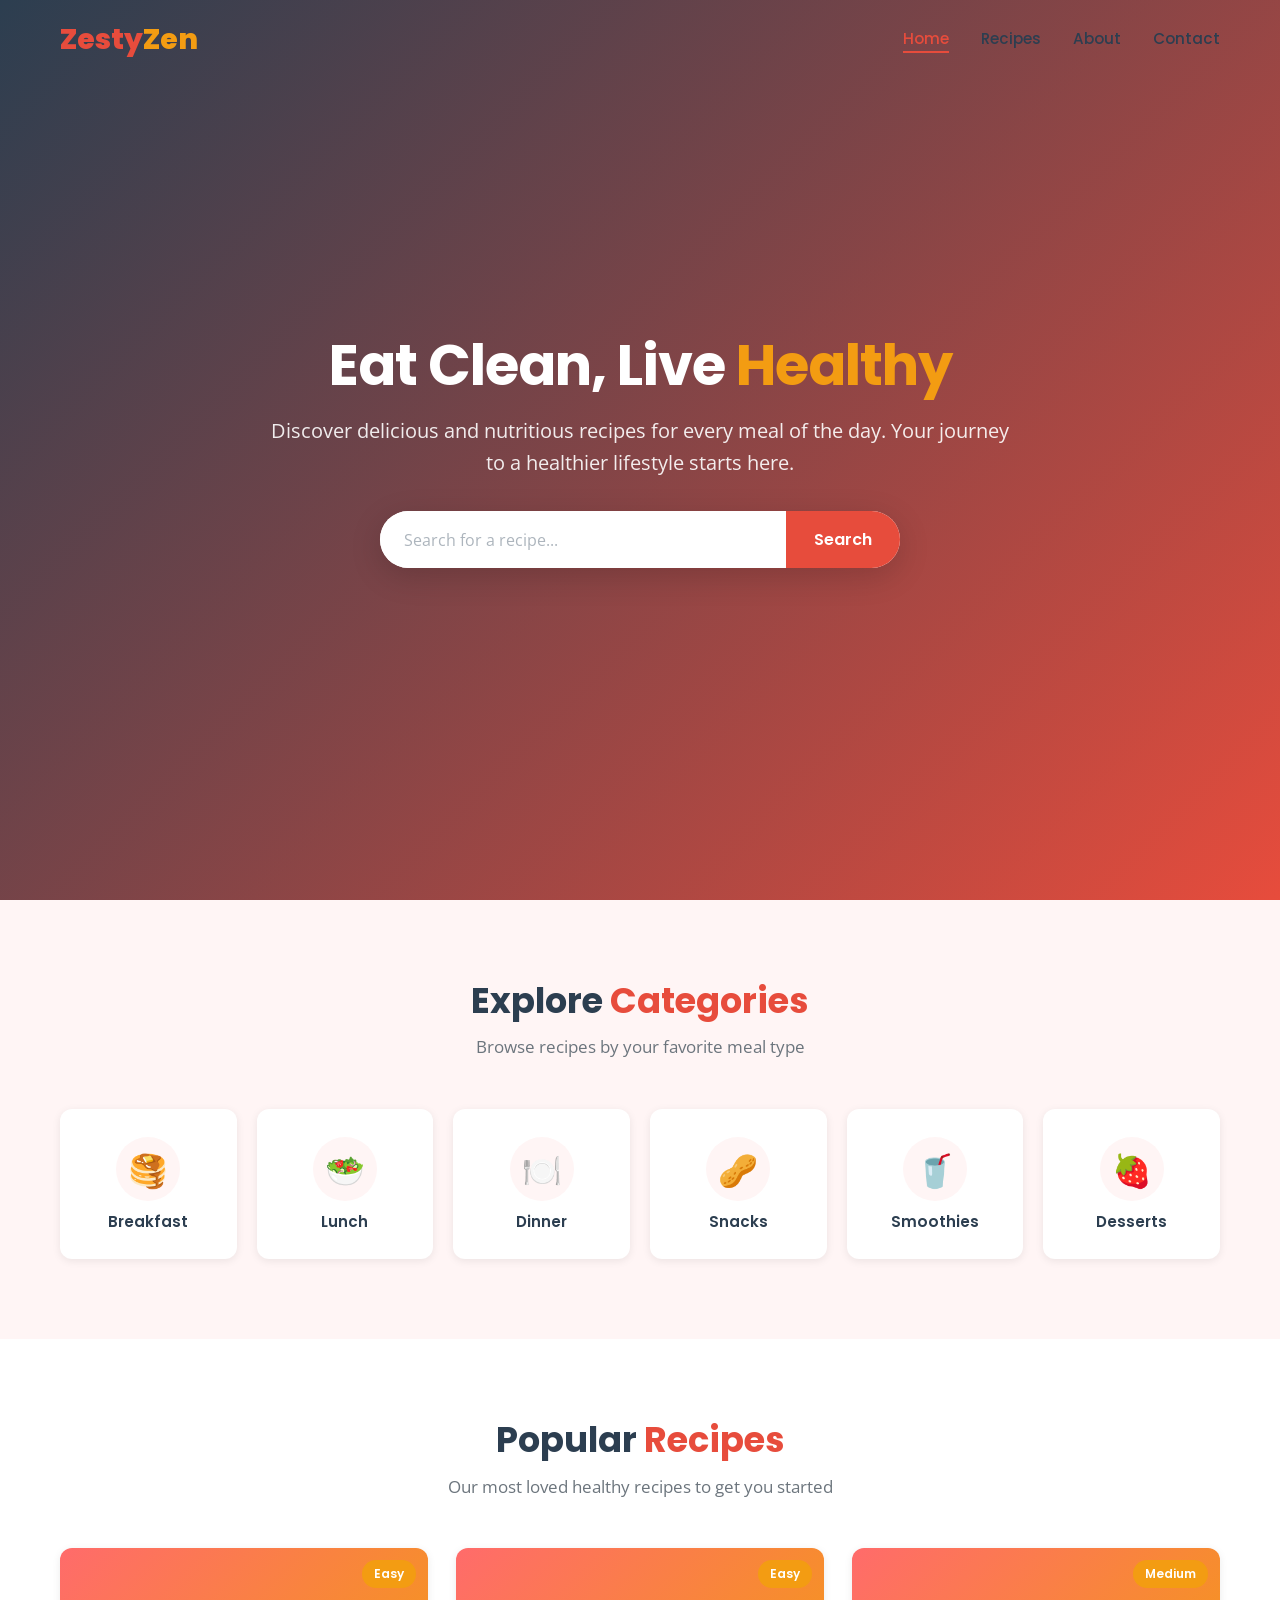
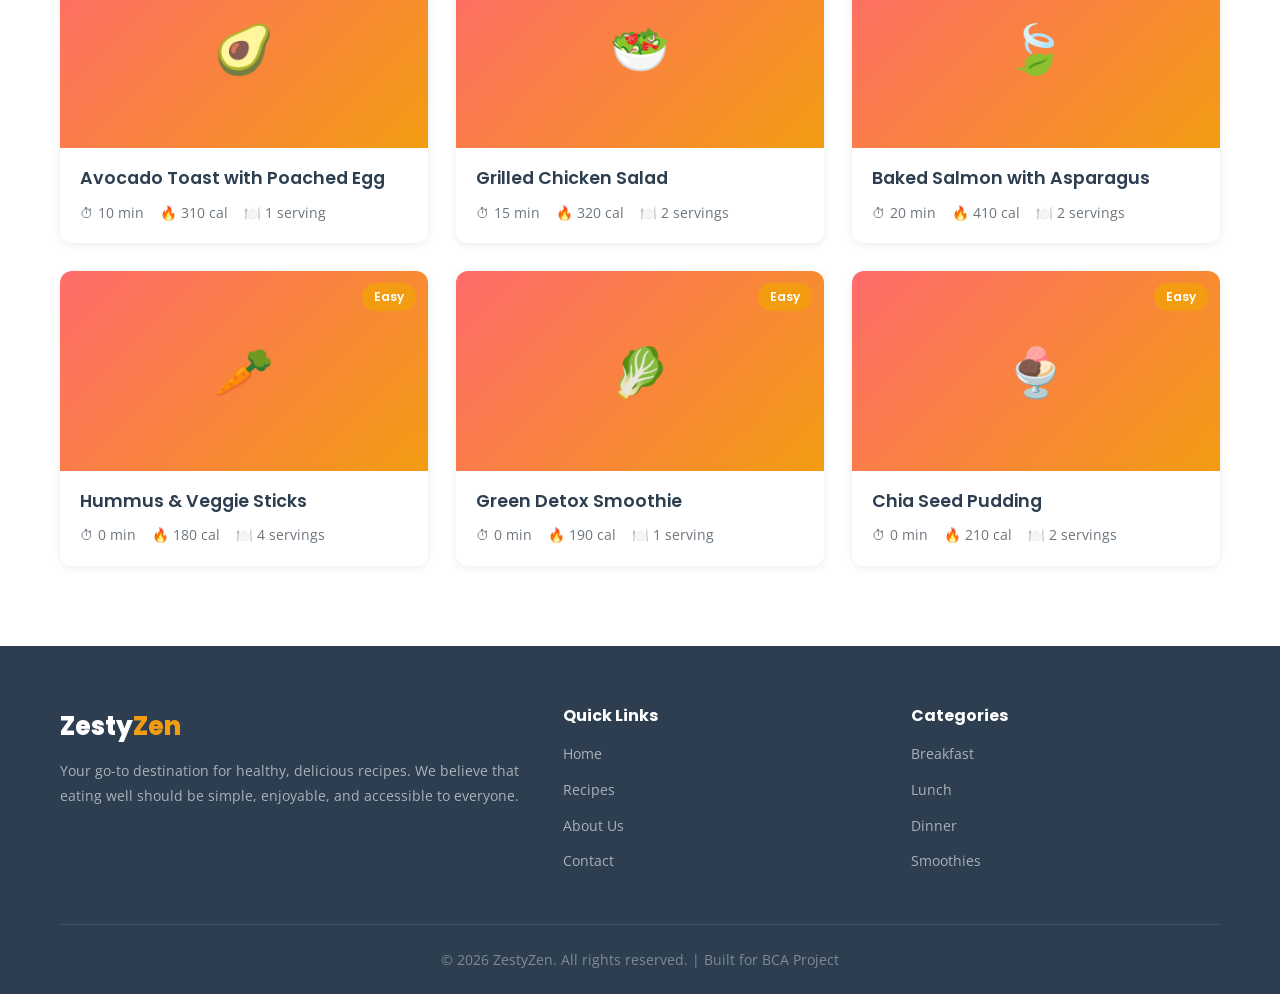
<file: index.html>
<!DOCTYPE html>
<html lang="en">

<head>
    <meta charset="UTF-8">
    <meta name="viewport" content="width=device-width, initial-scale=1.0">
    <title>ZestyZen — Eat Clean, Live Healthy</title>
    <link rel="stylesheet" href="css/style.css">
</head>

<body>

    <!-- Navbar -->
    <nav class="navbar">
        <div class="container">
            <a href="index.html" class="logo">Zesty<span>Zen</span></a>
            <ul class="nav-links">
                <li><a href="index.html">Home</a></li>
                <li><a href="recipes.html">Recipes</a></li>
                <li><a href="about.html">About</a></li>
                <li><a href="contact.html">Contact</a></li>
            </ul>
            <div class="hamburger">
                <span></span>
                <span></span>
                <span></span>
            </div>
        </div>
    </nav>

    <!-- Hero Section -->
    <section class="hero">
        <div class="hero-overlay"></div>
        <div class="hero-content">
            <h1>Eat Clean, Live <span>Healthy</span></h1>
            <p>Discover delicious and nutritious recipes for every meal of the day. Your journey to a healthier
                lifestyle starts here.</p>
            <form class="hero-search" onsubmit="searchRecipes(event)">
                <input type="text" id="heroSearch" placeholder="Search for a recipe...">
                <button type="submit">Search</button>
            </form>
        </div>
    </section>

    <!-- Categories Section -->
    <section class="section">
        <div class="container">
            <h2 class="section-title">Explore <span>Categories</span></h2>
            <p class="section-subtitle">Browse recipes by your favorite meal type</p>
            <div class="categories-grid">
                <a href="recipes.html?category=breakfast" class="category-card">
                    <div class="category-icon"><span>🥞</span></div>
                    <h3>Breakfast</h3>
                </a>
                <a href="recipes.html?category=lunch" class="category-card">
                    <div class="category-icon"><span>🥗</span></div>
                    <h3>Lunch</h3>
                </a>
                <a href="recipes.html?category=dinner" class="category-card">
                    <div class="category-icon"><span>🍽️</span></div>
                    <h3>Dinner</h3>
                </a>
                <a href="recipes.html?category=snacks" class="category-card">
                    <div class="category-icon"><span>🥜</span></div>
                    <h3>Snacks</h3>
                </a>
                <a href="recipes.html?category=smoothies" class="category-card">
                    <div class="category-icon"><span>🥤</span></div>
                    <h3>Smoothies</h3>
                </a>
                <a href="recipes.html?category=desserts" class="category-card">
                    <div class="category-icon"><span>🍓</span></div>
                    <h3>Desserts</h3>
                </a>
            </div>
        </div>
    </section>

    <!-- Featured Recipes Section -->
    <section class="section" style="background: var(--white);">
        <div class="container">
            <h2 class="section-title">Popular <span>Recipes</span></h2>
            <p class="section-subtitle">Our most loved healthy recipes to get you started</p>
            <div class="recipes-grid" id="featuredRecipes"></div>
        </div>
    </section>

    <!-- Footer -->
    <footer class="footer">
        <div class="container">
            <div class="footer-grid">
                <div>
                    <div class="logo">Zesty<span>Zen</span></div>
                    <p class="footer-desc">Your go-to destination for healthy, delicious recipes. We believe that eating
                        well should be simple, enjoyable, and accessible to everyone.</p>
                </div>
                <div>
                    <h4>Quick Links</h4>
                    <ul class="footer-links">
                        <li><a href="index.html">Home</a></li>
                        <li><a href="recipes.html">Recipes</a></li>
                        <li><a href="about.html">About Us</a></li>
                        <li><a href="contact.html">Contact</a></li>
                    </ul>
                </div>
                <div>
                    <h4>Categories</h4>
                    <ul class="footer-links">
                        <li><a href="recipes.html?category=breakfast">Breakfast</a></li>
                        <li><a href="recipes.html?category=lunch">Lunch</a></li>
                        <li><a href="recipes.html?category=dinner">Dinner</a></li>
                        <li><a href="recipes.html?category=smoothies">Smoothies</a></li>
                    </ul>
                </div>
            </div>
            <div class="footer-bottom">
                <p>&copy; 2026 ZestyZen. All rights reserved. | Built for BCA Project</p>
            </div>
        </div>
    </footer>

    <script src="data/recipes.js"></script>
    <script src="js/main.js"></script>
    <script>
        // Hero search redirect
        function searchRecipes(e) {
            e.preventDefault();
            const query = document.getElementById('heroSearch').value.trim();
            if (query) {
                window.location.href = `recipes.html?search=${encodeURIComponent(query)}`;
            }
        }

        // Load featured recipes (pick 6 from different categories)
        const featured = [];
        const categories = ['breakfast', 'lunch', 'dinner', 'snacks', 'smoothies', 'desserts'];
        categories.forEach(cat => {
            const recipe = recipesData.find(r => r.category === cat);
            if (recipe) featured.push(recipe);
        });

        const grid = document.getElementById('featuredRecipes');
        featured.forEach(recipe => {
            grid.appendChild(createRecipeCard(recipe));
        });
    </script>

</body>

</html>
</file>
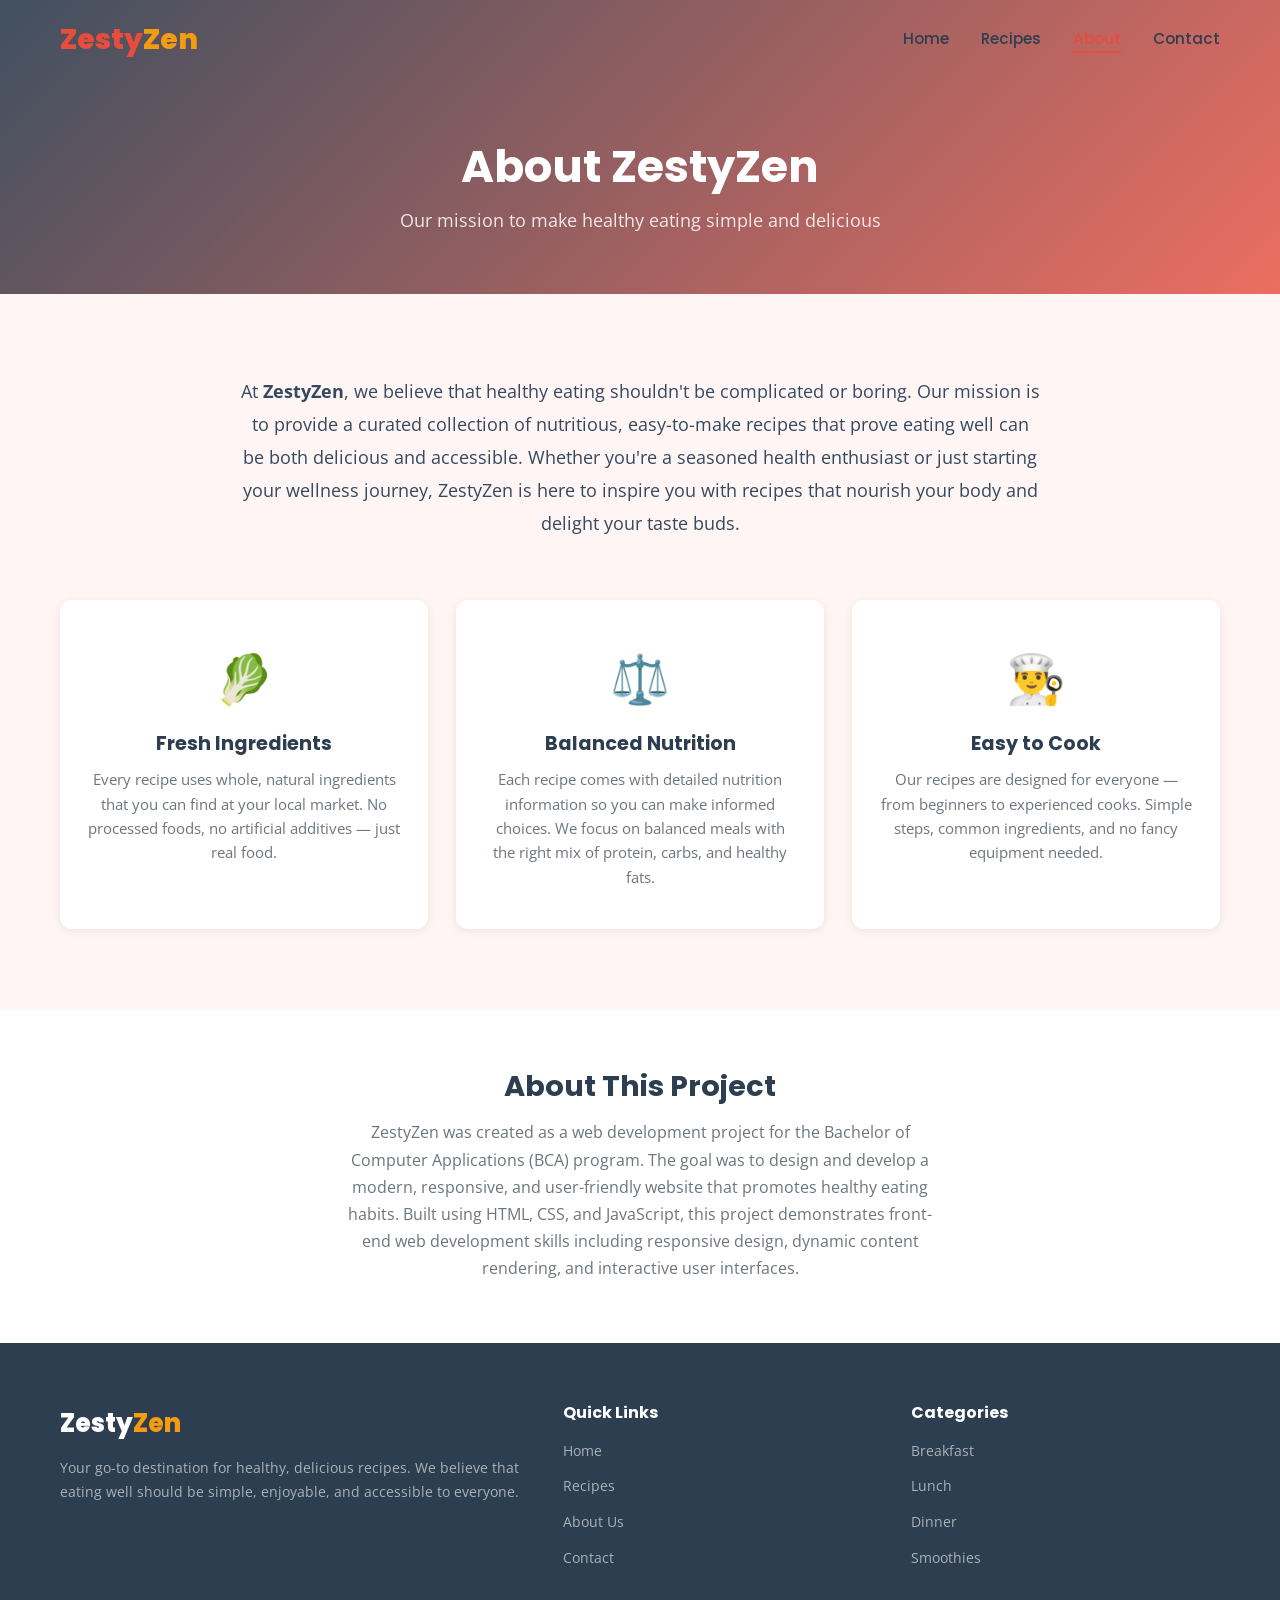
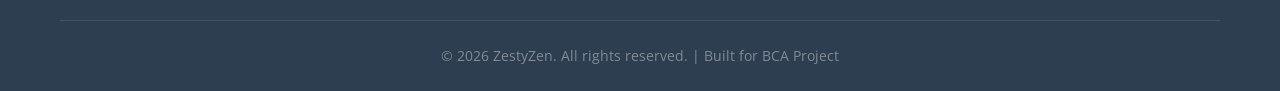
<file: about.html>
<!DOCTYPE html>
<html lang="en">

<head>
    <meta charset="UTF-8">
    <meta name="viewport" content="width=device-width, initial-scale=1.0">
    <title>About — ZestyZen</title>
    <link rel="stylesheet" href="css/style.css">
</head>

<body>

    <!-- Navbar -->
    <nav class="navbar scrolled">
        <div class="container">
            <a href="index.html" class="logo">Zesty<span>Zen</span></a>
            <ul class="nav-links">
                <li><a href="index.html">Home</a></li>
                <li><a href="recipes.html">Recipes</a></li>
                <li><a href="about.html">About</a></li>
                <li><a href="contact.html">Contact</a></li>
            </ul>
            <div class="hamburger">
                <span></span>
                <span></span>
                <span></span>
            </div>
        </div>
    </nav>

    <!-- Page Header -->
    <section class="page-header">
        <div class="container">
            <h1>About ZestyZen</h1>
            <p>Our mission to make healthy eating simple and delicious</p>
        </div>
    </section>

    <!-- Mission Section -->
    <section class="mission-section">
        <div class="container">
            <p class="mission-text">
                At <strong>ZestyZen</strong>, we believe that healthy eating shouldn't be complicated or boring. Our
                mission is to provide a curated collection of nutritious, easy-to-make recipes that prove eating well
                can be both delicious and accessible. Whether you're a seasoned health enthusiast or just starting your
                wellness journey, ZestyZen is here to inspire you with recipes that nourish your body and delight your
                taste buds.
            </p>

            <div class="values-grid">
                <div class="value-card">
                    <div class="icon">🥬</div>
                    <h3>Fresh Ingredients</h3>
                    <p>Every recipe uses whole, natural ingredients that you can find at your local market. No processed
                        foods, no artificial additives — just real food.</p>
                </div>
                <div class="value-card">
                    <div class="icon">⚖️</div>
                    <h3>Balanced Nutrition</h3>
                    <p>Each recipe comes with detailed nutrition information so you can make informed choices. We focus
                        on balanced meals with the right mix of protein, carbs, and healthy fats.</p>
                </div>
                <div class="value-card">
                    <div class="icon">👨‍🍳</div>
                    <h3>Easy to Cook</h3>
                    <p>Our recipes are designed for everyone — from beginners to experienced cooks. Simple steps, common
                        ingredients, and no fancy equipment needed.</p>
                </div>
            </div>
        </div>
    </section>

    <!-- Creator Section -->
    <section class="creator-section">
        <div class="container">
            <h2>About This Project</h2>
            <p>ZestyZen was created as a web development project for the Bachelor of Computer Applications (BCA)
                program. The goal was to design and develop a modern, responsive, and user-friendly website that
                promotes healthy eating habits. Built using HTML, CSS, and JavaScript, this project demonstrates
                front-end web development skills including responsive design, dynamic content rendering, and interactive
                user interfaces.</p>
        </div>
    </section>

    <!-- Footer -->
    <footer class="footer">
        <div class="container">
            <div class="footer-grid">
                <div>
                    <div class="logo">Zesty<span>Zen</span></div>
                    <p class="footer-desc">Your go-to destination for healthy, delicious recipes. We believe that eating
                        well should be simple, enjoyable, and accessible to everyone.</p>
                </div>
                <div>
                    <h4>Quick Links</h4>
                    <ul class="footer-links">
                        <li><a href="index.html">Home</a></li>
                        <li><a href="recipes.html">Recipes</a></li>
                        <li><a href="about.html">About Us</a></li>
                        <li><a href="contact.html">Contact</a></li>
                    </ul>
                </div>
                <div>
                    <h4>Categories</h4>
                    <ul class="footer-links">
                        <li><a href="recipes.html?category=breakfast">Breakfast</a></li>
                        <li><a href="recipes.html?category=lunch">Lunch</a></li>
                        <li><a href="recipes.html?category=dinner">Dinner</a></li>
                        <li><a href="recipes.html?category=smoothies">Smoothies</a></li>
                    </ul>
                </div>
            </div>
            <div class="footer-bottom">
                <p>&copy; 2026 ZestyZen. All rights reserved. | Built for BCA Project</p>
            </div>
        </div>
    </footer>

    <script src="js/main.js"></script>

</body>

</html>
</file>
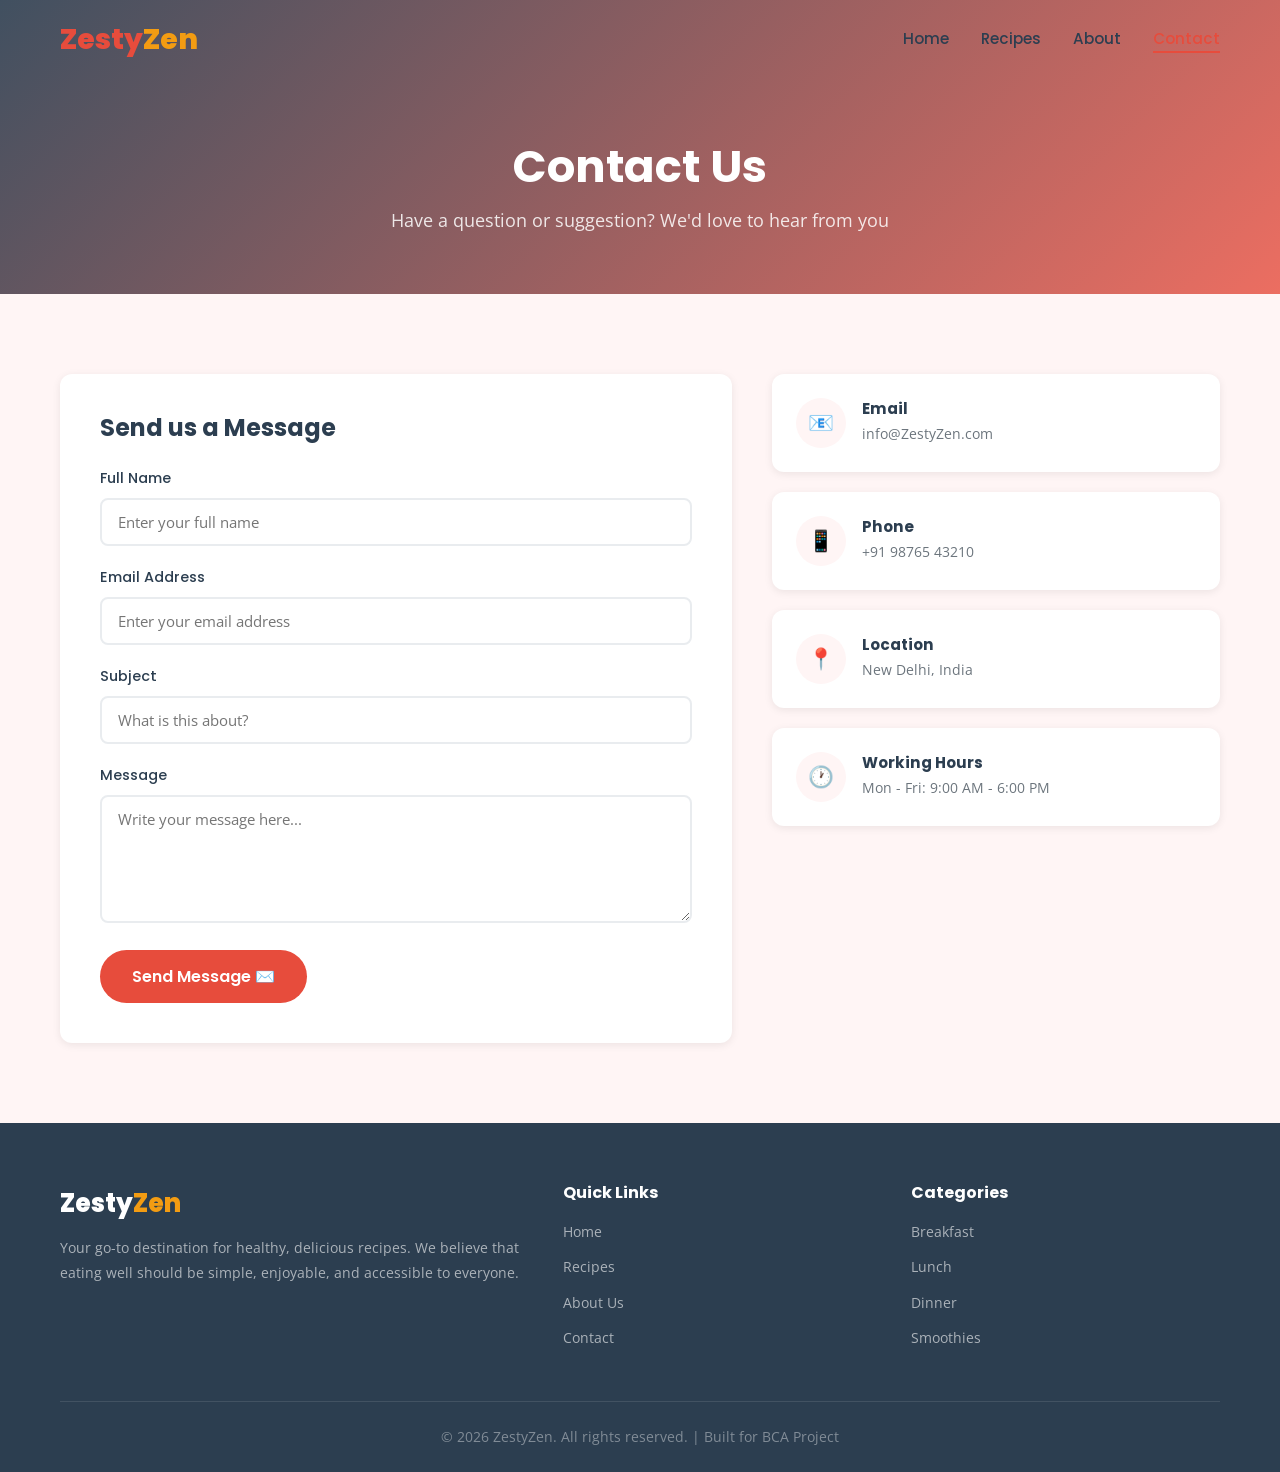
<file: contact.html>
<!DOCTYPE html>
<html lang="en">

<head>
    <meta charset="UTF-8">
    <meta name="viewport" content="width=device-width, initial-scale=1.0">
    <title>Contact — ZestyZen</title>
    <link rel="stylesheet" href="css/style.css">
</head>

<body>

    <!-- Navbar -->
    <nav class="navbar scrolled">
        <div class="container">
            <a href="index.html" class="logo">Zesty<span>Zen</span></a>
            <ul class="nav-links">
                <li><a href="index.html">Home</a></li>
                <li><a href="recipes.html">Recipes</a></li>
                <li><a href="about.html">About</a></li>
                <li><a href="contact.html">Contact</a></li>
            </ul>
            <div class="hamburger">
                <span></span>
                <span></span>
                <span></span>
            </div>
        </div>
    </nav>

    <!-- Page Header -->
    <section class="page-header">
        <div class="container">
            <h1>Contact Us</h1>
            <p>Have a question or suggestion? We'd love to hear from you</p>
        </div>
    </section>

    <!-- Contact Section -->
    <section class="section">
        <div class="container">
            <div class="contact-grid">
                <!-- Contact Form -->
                <div class="contact-form-card" id="formCard">
                    <h2>Send us a Message</h2>
                    <form id="contactForm" onsubmit="handleSubmit(event)">
                        <div class="form-group" id="nameGroup">
                            <label for="name">Full Name</label>
                            <input type="text" id="name" placeholder="Enter your full name">
                            <span class="error-msg">Please enter your name</span>
                        </div>
                        <div class="form-group" id="emailGroup">
                            <label for="email">Email Address</label>
                            <input type="text" id="email" placeholder="Enter your email address">
                            <span class="error-msg">Please enter a valid email address</span>
                        </div>
                        <div class="form-group" id="subjectGroup">
                            <label for="subject">Subject</label>
                            <input type="text" id="subject" placeholder="What is this about?">
                            <span class="error-msg">Please enter a subject</span>
                        </div>
                        <div class="form-group" id="messageGroup">
                            <label for="message">Message</label>
                            <textarea id="message" rows="5" placeholder="Write your message here..."></textarea>
                            <span class="error-msg">Please enter your message</span>
                        </div>
                        <button type="submit" class="btn">Send Message ✉️</button>
                    </form>

                    <!-- Success Message -->
                    <div class="success-message" id="successMessage">
                        <div class="icon">✅</div>
                        <h3>Message Sent Successfully!</h3>
                        <p>Thank you for reaching out. We'll get back to you soon.</p>
                        <button class="btn" style="margin-top: 20px;" onclick="resetForm()">Send Another
                            Message</button>
                    </div>
                </div>

                <!-- Contact Info -->
                <div class="contact-info-cards">
                    <div class="contact-info-card">
                        <div class="icon">📧</div>
                        <div>
                            <h4>Email</h4>
                            <p>info@ZestyZen.com</p>
                        </div>
                    </div>
                    <div class="contact-info-card">
                        <div class="icon">📱</div>
                        <div>
                            <h4>Phone</h4>
                            <p>+91 98765 43210</p>
                        </div>
                    </div>
                    <div class="contact-info-card">
                        <div class="icon">📍</div>
                        <div>
                            <h4>Location</h4>
                            <p>New Delhi, India</p>
                        </div>
                    </div>
                    <div class="contact-info-card">
                        <div class="icon">🕐</div>
                        <div>
                            <h4>Working Hours</h4>
                            <p>Mon - Fri: 9:00 AM - 6:00 PM</p>
                        </div>
                    </div>
                </div>
            </div>
        </div>
    </section>

    <!-- Footer -->
    <footer class="footer">
        <div class="container">
            <div class="footer-grid">
                <div>
                    <div class="logo">Zesty<span>Zen</span></div>
                    <p class="footer-desc">Your go-to destination for healthy, delicious recipes. We believe that eating
                        well should be simple, enjoyable, and accessible to everyone.</p>
                </div>
                <div>
                    <h4>Quick Links</h4>
                    <ul class="footer-links">
                        <li><a href="index.html">Home</a></li>
                        <li><a href="recipes.html">Recipes</a></li>
                        <li><a href="about.html">About Us</a></li>
                        <li><a href="contact.html">Contact</a></li>
                    </ul>
                </div>
                <div>
                    <h4>Categories</h4>
                    <ul class="footer-links">
                        <li><a href="recipes.html?category=breakfast">Breakfast</a></li>
                        <li><a href="recipes.html?category=lunch">Lunch</a></li>
                        <li><a href="recipes.html?category=dinner">Dinner</a></li>
                        <li><a href="recipes.html?category=smoothies">Smoothies</a></li>
                    </ul>
                </div>
            </div>
            <div class="footer-bottom">
                <p>&copy; 2026 ZestyZen. All rights reserved. | Built for BCA Project</p>
            </div>
        </div>
    </footer>

    <script src="js/main.js"></script>
    <script>
        // --- Contact Form Validation & Submit ---
        function handleSubmit(e) {
            e.preventDefault();
            let isValid = true;

            // Validate name
            const name = document.getElementById('name').value.trim();
            if (!name) {
                document.getElementById('nameGroup').classList.add('error');
                isValid = false;
            } else {
                document.getElementById('nameGroup').classList.remove('error');
            }

            // Validate email
            const email = document.getElementById('email').value.trim();
            const emailRegex = /^[^\s@]+@[^\s@]+\.[^\s@]+$/;
            if (!email || !emailRegex.test(email)) {
                document.getElementById('emailGroup').classList.add('error');
                isValid = false;
            } else {
                document.getElementById('emailGroup').classList.remove('error');
            }

            // Validate subject
            const subject = document.getElementById('subject').value.trim();
            if (!subject) {
                document.getElementById('subjectGroup').classList.add('error');
                isValid = false;
            } else {
                document.getElementById('subjectGroup').classList.remove('error');
            }

            // Validate message
            const message = document.getElementById('message').value.trim();
            if (!message) {
                document.getElementById('messageGroup').classList.add('error');
                isValid = false;
            } else {
                document.getElementById('messageGroup').classList.remove('error');
            }

            if (isValid) {
                // Show success message
                document.getElementById('contactForm').style.display = 'none';
                document.getElementById('successMessage').classList.add('show');
            }
        }

        function resetForm() {
            document.getElementById('contactForm').reset();
            document.getElementById('contactForm').style.display = 'block';
            document.getElementById('successMessage').classList.remove('show');
            document.querySelectorAll('.form-group').forEach(g => g.classList.remove('error'));
        }

        // Clear error on input
        document.querySelectorAll('.form-group input, .form-group textarea').forEach(input => {
            input.addEventListener('input', () => {
                input.closest('.form-group').classList.remove('error');
            });
        });
    </script>

</body>

</html>
</file>
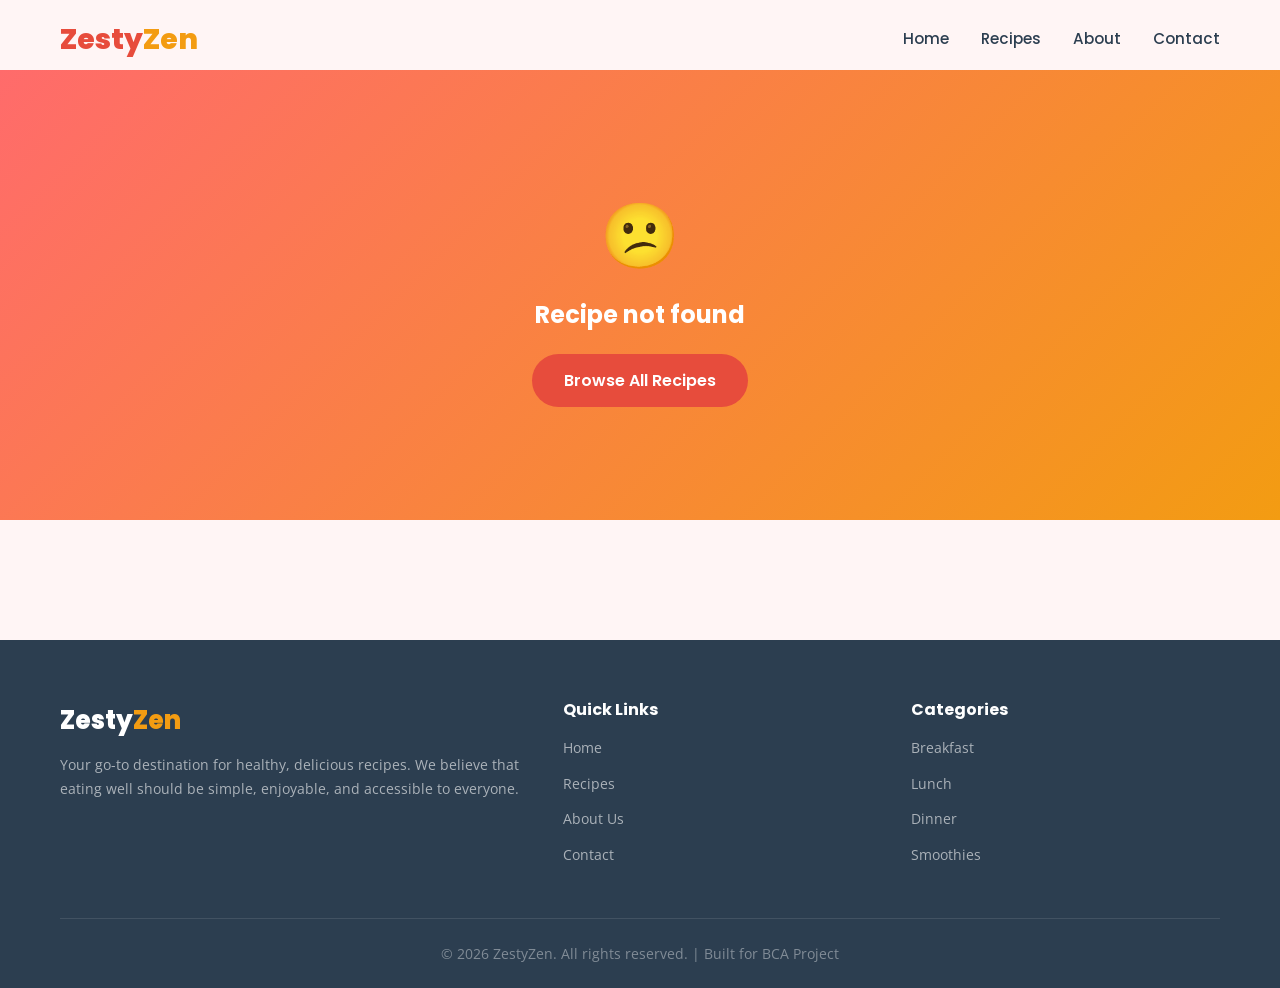
<file: recipe.html>
<!DOCTYPE html>
<html lang="en">

<head>
    <meta charset="UTF-8">
    <meta name="viewport" content="width=device-width, initial-scale=1.0">
    <title>Recipe — ZestyZen</title>
    <link rel="stylesheet" href="css/style.css">
</head>

<body>

    <!-- Navbar -->
    <nav class="navbar scrolled">
        <div class="container">
            <a href="index.html" class="logo">Zesty<span>Zen</span></a>
            <ul class="nav-links">
                <li><a href="index.html">Home</a></li>
                <li><a href="recipes.html">Recipes</a></li>
                <li><a href="about.html">About</a></li>
                <li><a href="contact.html">Contact</a></li>
            </ul>
            <div class="hamburger">
                <span></span>
                <span></span>
                <span></span>
            </div>
        </div>
    </nav>

    <!-- Recipe Detail Hero -->
    <div class="recipe-detail-hero" id="recipeHero">
        <!-- Filled by JS -->
    </div>

    <!-- Info Bar -->
    <div class="recipe-info-bar" id="recipeInfoBar">
        <!-- Filled by JS -->
    </div>

    <!-- Recipe Content -->
    <section class="recipe-content">
        <div class="container">
            <div class="recipe-columns" id="recipeColumns">
                <!-- Filled by JS -->
            </div>
        </div>
    </section>

    <!-- Nutrition Section -->
    <section class="nutrition-section" id="nutritionSection">
        <div class="container">
            <h2 class="section-title">Nutrition <span>Facts</span></h2>
            <p class="section-subtitle">Per serving</p>
            <div class="nutrition-grid" id="nutritionGrid">
                <!-- Filled by JS -->
            </div>
        </div>
    </section>

    <!-- Related Recipes -->
    <section class="related-section section" id="relatedSection">
        <div class="container">
            <h2 class="section-title">You Might <span>Also Like</span></h2>
            <p class="section-subtitle">More recipes from the same category</p>
            <div class="recipes-grid" id="relatedGrid"></div>
        </div>
    </section>

    <!-- Footer -->
    <footer class="footer">
        <div class="container">
            <div class="footer-grid">
                <div>
                    <div class="logo">Zesty<span>Zen</span></div>
                    <p class="footer-desc">Your go-to destination for healthy, delicious recipes. We believe that eating
                        well should be simple, enjoyable, and accessible to everyone.</p>
                </div>
                <div>
                    <h4>Quick Links</h4>
                    <ul class="footer-links">
                        <li><a href="index.html">Home</a></li>
                        <li><a href="recipes.html">Recipes</a></li>
                        <li><a href="about.html">About Us</a></li>
                        <li><a href="contact.html">Contact</a></li>
                    </ul>
                </div>
                <div>
                    <h4>Categories</h4>
                    <ul class="footer-links">
                        <li><a href="recipes.html?category=breakfast">Breakfast</a></li>
                        <li><a href="recipes.html?category=lunch">Lunch</a></li>
                        <li><a href="recipes.html?category=dinner">Dinner</a></li>
                        <li><a href="recipes.html?category=smoothies">Smoothies</a></li>
                    </ul>
                </div>
            </div>
            <div class="footer-bottom">
                <p>&copy; 2026 ZestyZen. All rights reserved. | Built for BCA Project</p>
            </div>
        </div>
    </footer>

    <script src="data/recipes.js"></script>
    <script src="js/main.js"></script>
    <script src="js/recipe-detail.js"></script>

</body>

</html>
</file>
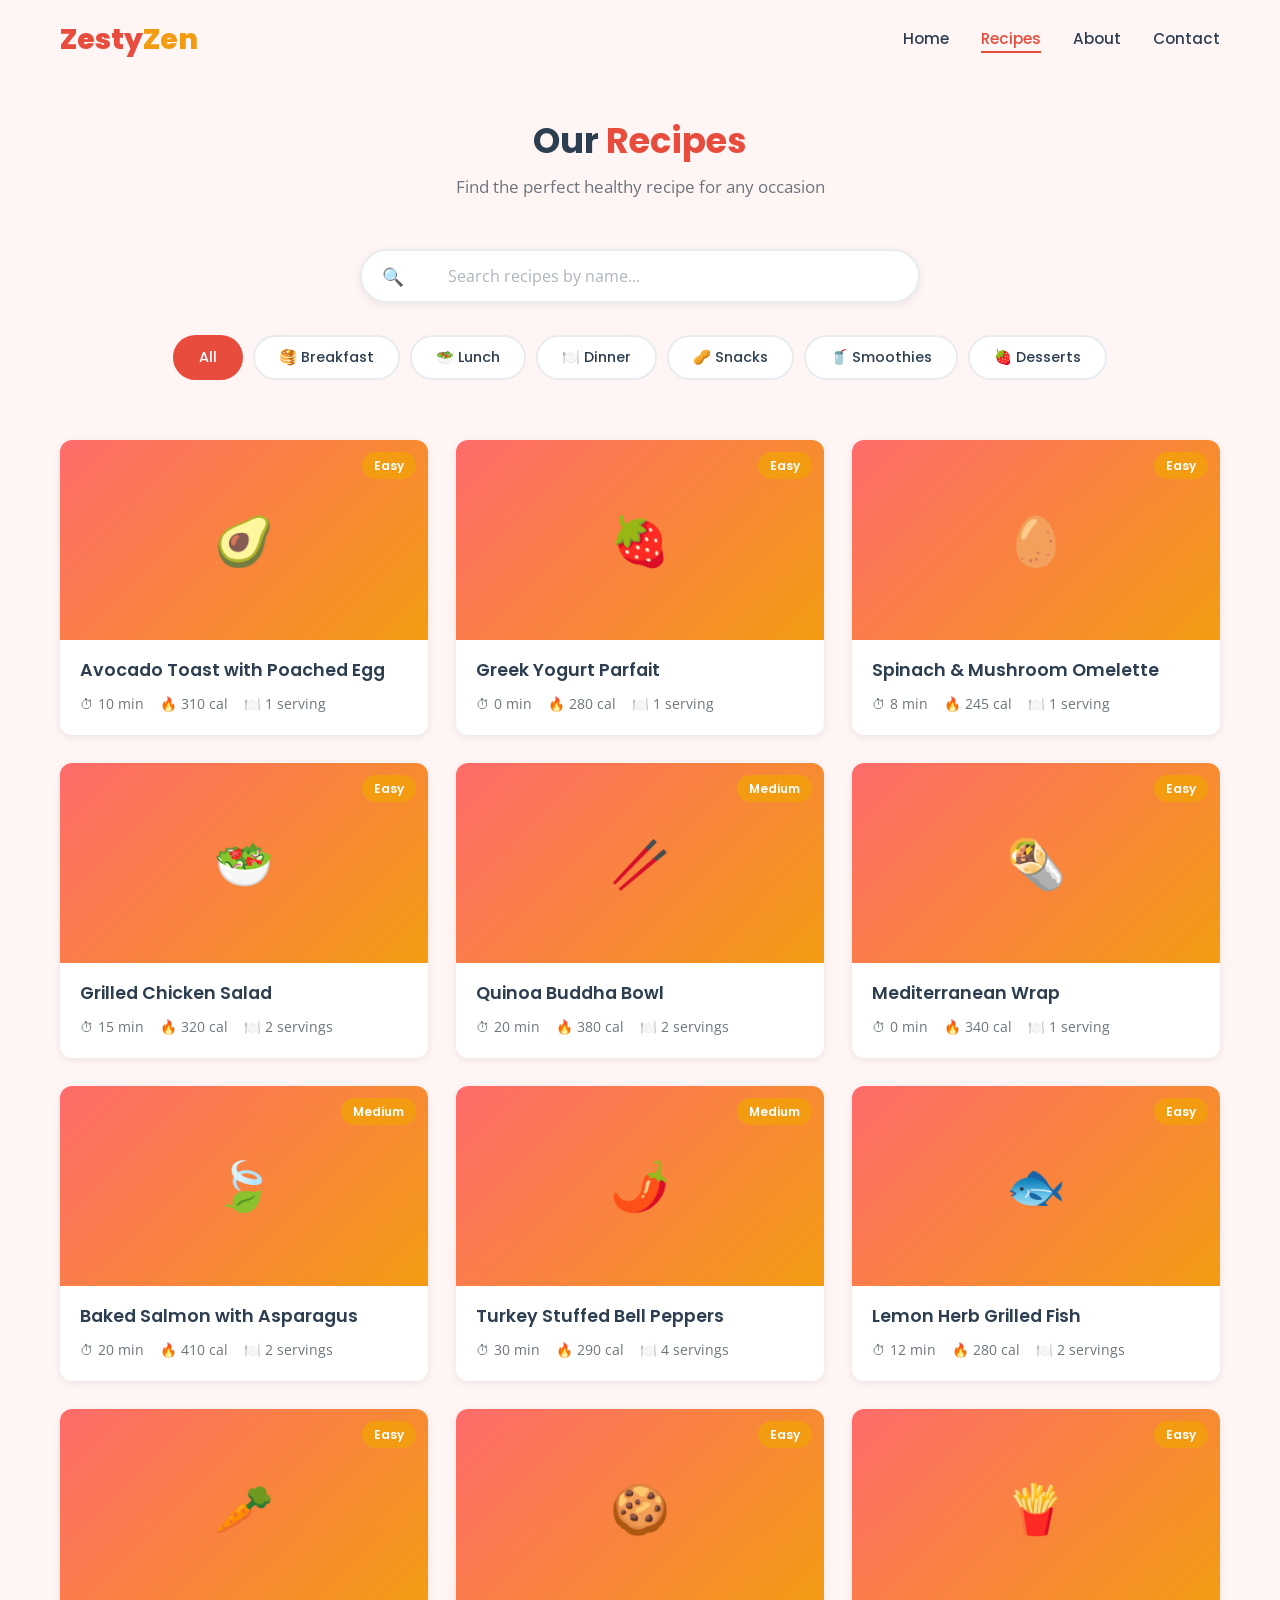
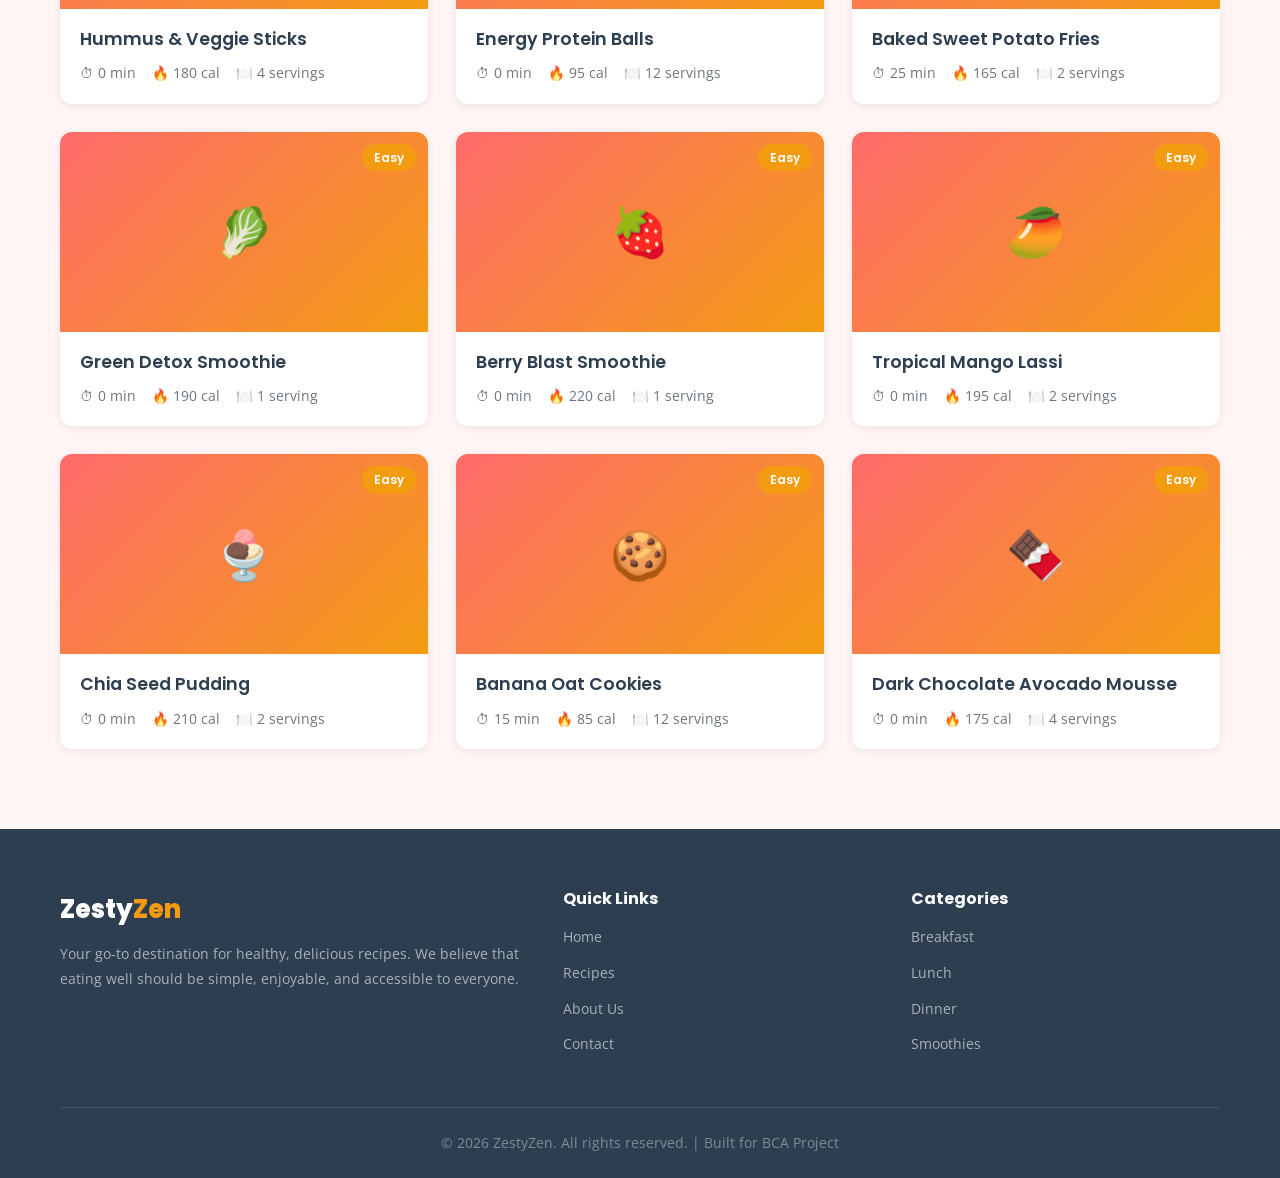
<file: recipes.html>
<!DOCTYPE html>
<html lang="en">

<head>
    <meta charset="UTF-8">
    <meta name="viewport" content="width=device-width, initial-scale=1.0">
    <title>Recipes — ZestyZen</title>
    <link rel="stylesheet" href="css/style.css">
</head>

<body>

    <!-- Navbar -->
    <nav class="navbar scrolled">
        <div class="container">
            <a href="index.html" class="logo">Zesty<span>Zen</span></a>
            <ul class="nav-links">
                <li><a href="index.html">Home</a></li>
                <li><a href="recipes.html">Recipes</a></li>
                <li><a href="about.html">About</a></li>
                <li><a href="contact.html">Contact</a></li>
            </ul>
            <div class="hamburger">
                <span></span>
                <span></span>
                <span></span>
            </div>
        </div>
    </nav>

    <!-- Filters -->
    <section class="filters-section">
        <div class="container">
            <h2 class="section-title">Our <span>Recipes</span></h2>
            <p class="section-subtitle">Find the perfect healthy recipe for any occasion</p>

            <div class="search-bar">
                <span class="search-icon">🔍</span>
                <input type="text" id="searchInput" placeholder="Search recipes by name...">
            </div>

            <div class="filter-buttons" id="filterButtons">
                <button class="filter-btn active" data-category="all">All</button>
                <button class="filter-btn" data-category="breakfast">🥞 Breakfast</button>
                <button class="filter-btn" data-category="lunch">🥗 Lunch</button>
                <button class="filter-btn" data-category="dinner">🍽️ Dinner</button>
                <button class="filter-btn" data-category="snacks">🥜 Snacks</button>
                <button class="filter-btn" data-category="smoothies">🥤 Smoothies</button>
                <button class="filter-btn" data-category="desserts">🍓 Desserts</button>
            </div>
        </div>
    </section>

    <!-- Recipe Grid -->
    <section class="section" style="padding-top: 0;">
        <div class="container">
            <div class="recipes-grid" id="recipesGrid"></div>
            <div class="no-results" id="noResults" style="display: none;">
                <div class="icon">🔍</div>
                <h3>No recipes found</h3>
                <p>Try a different search term or category</p>
            </div>
        </div>
    </section>

    <!-- Footer -->
    <footer class="footer">
        <div class="container">
            <div class="footer-grid">
                <div>
                    <div class="logo">Zesty<span>Zen</span></div>
                    <p class="footer-desc">Your go-to destination for healthy, delicious recipes. We believe that eating
                        well should be simple, enjoyable, and accessible to everyone.</p>
                </div>
                <div>
                    <h4>Quick Links</h4>
                    <ul class="footer-links">
                        <li><a href="index.html">Home</a></li>
                        <li><a href="recipes.html">Recipes</a></li>
                        <li><a href="about.html">About Us</a></li>
                        <li><a href="contact.html">Contact</a></li>
                    </ul>
                </div>
                <div>
                    <h4>Categories</h4>
                    <ul class="footer-links">
                        <li><a href="recipes.html?category=breakfast">Breakfast</a></li>
                        <li><a href="recipes.html?category=lunch">Lunch</a></li>
                        <li><a href="recipes.html?category=dinner">Dinner</a></li>
                        <li><a href="recipes.html?category=smoothies">Smoothies</a></li>
                    </ul>
                </div>
            </div>
            <div class="footer-bottom">
                <p>&copy; 2026 ZestyZen. All rights reserved. | Built for BCA Project</p>
            </div>
        </div>
    </footer>

    <script src="data/recipes.js"></script>
    <script src="js/main.js"></script>
    <script src="js/recipes.js"></script>

</body>

</html>
</file>
<file: css/style.css>
/* ========================================
   NutriBite — Healthy Recipe Website
   Bold & Vibrant Theme
   ======================================== */

/* --- Google Fonts --- */
@import url('https://fonts.googleapis.com/css2?family=Poppins:wght@400;500;600;700;800&family=Open+Sans:wght@400;500;600&display=swap');

/* --- CSS Reset --- */
*,
*::before,
*::after {
    margin: 0;
    padding: 0;
    box-sizing: border-box;
}

/* --- Custom Properties --- */
:root {
    --primary: #e74c3c;
    --primary-dark: #c0392b;
    --secondary: #ff6b6b;
    --accent: #f39c12;
    --dark: #2c3e50;
    --dark-light: #34495e;
    --light-bg: #fff5f5;
    --white: #ffffff;
    --gray-100: #f8f9fa;
    --gray-200: #e9ecef;
    --gray-300: #dee2e6;
    --gray-400: #ced4da;
    --gray-500: #adb5bd;
    --gray-600: #6c757d;
    --shadow-sm: 0 2px 8px rgba(0, 0, 0, 0.08);
    --shadow-md: 0 4px 16px rgba(0, 0, 0, 0.12);
    --shadow-lg: 0 8px 32px rgba(0, 0, 0, 0.16);
    --radius-sm: 8px;
    --radius-md: 12px;
    --radius-lg: 20px;
    --radius-full: 50%;
    --transition: all 0.3s ease;
}

/* --- Base --- */
html {
    scroll-behavior: smooth;
}

body {
    font-family: 'Open Sans', sans-serif;
    color: var(--dark);
    background-color: var(--light-bg);
    line-height: 1.6;
    overflow-x: hidden;
}

h1, h2, h3, h4, h5, h6 {
    font-family: 'Poppins', sans-serif;
    font-weight: 700;
    line-height: 1.2;
}

a {
    text-decoration: none;
    color: inherit;
}

ul {
    list-style: none;
}

img {
    max-width: 100%;
    display: block;
}

.container {
    width: 100%;
    max-width: 1200px;
    margin: 0 auto;
    padding: 0 20px;
}

/* --- Navbar --- */
.navbar {
    position: fixed;
    top: 0;
    left: 0;
    width: 100%;
    z-index: 1000;
    padding: 16px 0;
    transition: var(--transition);
    background: transparent;
}

.navbar.scrolled {
    background: var(--white);
    box-shadow: var(--shadow-sm);
    padding: 12px 0;
}

.navbar .container {
    display: flex;
    justify-content: space-between;
    align-items: center;
}

.navbar .logo {
    font-family: 'Poppins', sans-serif;
    font-size: 1.8rem;
    font-weight: 800;
    color: var(--primary);
}

.navbar .logo span {
    color: var(--accent);
}

.nav-links {
    display: flex;
    gap: 32px;
    align-items: center;
}

.nav-links a {
    font-family: 'Poppins', sans-serif;
    font-weight: 500;
    font-size: 0.95rem;
    color: var(--dark);
    position: relative;
    transition: var(--transition);
}

.nav-links a:hover,
.nav-links a.active {
    color: var(--primary);
}

.nav-links a::after {
    content: '';
    position: absolute;
    bottom: -4px;
    left: 0;
    width: 0;
    height: 2px;
    background: var(--primary);
    transition: var(--transition);
}

.nav-links a:hover::after,
.nav-links a.active::after {
    width: 100%;
}

/* Hamburger */
.hamburger {
    display: none;
    flex-direction: column;
    gap: 5px;
    cursor: pointer;
    padding: 4px;
}

.hamburger span {
    width: 28px;
    height: 3px;
    background: var(--dark);
    border-radius: 2px;
    transition: var(--transition);
}

.hamburger.active span:nth-child(1) {
    transform: rotate(45deg) translate(5px, 6px);
}

.hamburger.active span:nth-child(2) {
    opacity: 0;
}

.hamburger.active span:nth-child(3) {
    transform: rotate(-45deg) translate(5px, -6px);
}

/* --- Hero Section --- */
.hero {
    position: relative;
    min-height: 100vh;
    display: flex;
    align-items: center;
    justify-content: center;
    text-align: center;
    background: linear-gradient(135deg, #2c3e50 0%, #e74c3c 100%);
    overflow: hidden;
}

.hero-bg {
    position: absolute;
    top: 0;
    left: 0;
    width: 100%;
    height: 100%;
    object-fit: cover;
    opacity: 0.3;
}

.hero-overlay {
    position: absolute;
    top: 0;
    left: 0;
    width: 100%;
    height: 100%;
    background: linear-gradient(135deg, rgba(44, 62, 80, 0.85) 0%, rgba(231, 76, 60, 0.75) 100%);
}

.hero-content {
    position: relative;
    z-index: 2;
    padding: 0 20px;
    max-width: 800px;
}

.hero h1 {
    font-size: 3.5rem;
    color: var(--white);
    margin-bottom: 16px;
    letter-spacing: -1px;
}

.hero h1 span {
    color: var(--accent);
}

.hero p {
    font-size: 1.25rem;
    color: rgba(255, 255, 255, 0.9);
    margin-bottom: 32px;
}

/* Hero Search Bar */
.hero-search {
    display: flex;
    max-width: 520px;
    margin: 0 auto;
    background: var(--white);
    border-radius: 50px;
    overflow: hidden;
    box-shadow: var(--shadow-lg);
}

.hero-search input {
    flex: 1;
    border: none;
    outline: none;
    padding: 16px 24px;
    font-size: 1rem;
    font-family: 'Open Sans', sans-serif;
    color: var(--dark);
}

.hero-search input::placeholder {
    color: var(--gray-500);
}

.hero-search button {
    background: var(--primary);
    color: var(--white);
    border: none;
    padding: 16px 28px;
    font-family: 'Poppins', sans-serif;
    font-weight: 600;
    font-size: 1rem;
    cursor: pointer;
    transition: var(--transition);
}

.hero-search button:hover {
    background: var(--primary-dark);
}

/* --- Section Styles --- */
.section {
    padding: 80px 0;
}

.section-title {
    text-align: center;
    font-size: 2.2rem;
    margin-bottom: 12px;
    color: var(--dark);
}

.section-title span {
    color: var(--primary);
}

.section-subtitle {
    text-align: center;
    color: var(--gray-600);
    font-size: 1.05rem;
    margin-bottom: 48px;
}

/* --- Category Cards --- */
.categories-grid {
    display: grid;
    grid-template-columns: repeat(6, 1fr);
    gap: 20px;
}

.category-card {
    display: flex;
    flex-direction: column;
    align-items: center;
    gap: 12px;
    padding: 28px 16px;
    background: var(--white);
    border-radius: var(--radius-md);
    box-shadow: var(--shadow-sm);
    cursor: pointer;
    transition: var(--transition);
    text-decoration: none;
}

.category-card:hover {
    transform: translateY(-6px);
    box-shadow: var(--shadow-md);
}

.category-icon {
    width: 64px;
    height: 64px;
    border-radius: var(--radius-full);
    background: var(--light-bg);
    display: flex;
    align-items: center;
    justify-content: center;
    font-size: 2rem;
    transition: var(--transition);
}

.category-card:hover .category-icon {
    background: var(--primary);
    transform: scale(1.1);
}

.category-card:hover .category-icon span {
    filter: brightness(0) invert(1);
}

.category-card h3 {
    font-size: 0.95rem;
    font-weight: 600;
    color: var(--dark);
}

/* --- Recipe Cards Grid --- */
.recipes-grid {
    display: grid;
    grid-template-columns: repeat(auto-fill, minmax(280px, 1fr));
    gap: 28px;
}

.recipe-card {
    background: var(--white);
    border-radius: var(--radius-md);
    overflow: hidden;
    box-shadow: var(--shadow-sm);
    cursor: pointer;
    transition: var(--transition);
}

.recipe-card:hover {
    transform: translateY(-8px);
    box-shadow: var(--shadow-lg);
}

.recipe-card-image {
    position: relative;
    height: 200px;
    overflow: hidden;
    background: var(--gray-200);
}

.recipe-card-image img {
    width: 100%;
    height: 100%;
    object-fit: cover;
    transition: var(--transition);
}

.recipe-card:hover .recipe-card-image img {
    transform: scale(1.08);
}

.recipe-card-badge {
    position: absolute;
    top: 12px;
    right: 12px;
    background: var(--accent);
    color: var(--white);
    padding: 4px 12px;
    border-radius: 20px;
    font-size: 0.75rem;
    font-weight: 600;
    font-family: 'Poppins', sans-serif;
}

.recipe-card-body {
    padding: 20px;
}

.recipe-card-body h3 {
    font-size: 1.1rem;
    margin-bottom: 12px;
    color: var(--dark);
    font-weight: 600;
}

.recipe-card-meta {
    display: flex;
    gap: 16px;
    color: var(--gray-600);
    font-size: 0.85rem;
}

.recipe-card-meta span {
    display: flex;
    align-items: center;
    gap: 4px;
}

/* --- Recipes Page Filters --- */
.filters-section {
    padding-top: 120px;
    padding-bottom: 20px;
}

.search-bar {
    display: flex;
    max-width: 560px;
    margin: 0 auto 32px;
    background: var(--white);
    border-radius: 50px;
    overflow: hidden;
    box-shadow: var(--shadow-sm);
    border: 2px solid var(--gray-200);
    transition: var(--transition);
}

.search-bar:focus-within {
    border-color: var(--primary);
    box-shadow: var(--shadow-md);
}

.search-bar input {
    flex: 1;
    border: none;
    outline: none;
    padding: 14px 24px;
    font-size: 1rem;
    font-family: 'Open Sans', sans-serif;
    color: var(--dark);
    background: transparent;
}

.search-bar input::placeholder {
    color: var(--gray-500);
}

.search-icon {
    display: flex;
    align-items: center;
    padding: 0 20px;
    color: var(--gray-500);
    font-size: 1.1rem;
}

.filter-buttons {
    display: flex;
    justify-content: center;
    flex-wrap: wrap;
    gap: 10px;
    margin-bottom: 40px;
}

.filter-btn {
    padding: 10px 24px;
    border: 2px solid var(--gray-200);
    border-radius: 50px;
    background: var(--white);
    font-family: 'Poppins', sans-serif;
    font-weight: 500;
    font-size: 0.9rem;
    color: var(--dark);
    cursor: pointer;
    transition: var(--transition);
}

.filter-btn:hover {
    border-color: var(--primary);
    color: var(--primary);
}

.filter-btn.active {
    background: var(--primary);
    border-color: var(--primary);
    color: var(--white);
}

/* --- Recipe Detail Page --- */
.recipe-detail-hero {
    position: relative;
    height: 450px;
    margin-top: 70px;
    overflow: hidden;
    background: var(--gray-200);
}

.recipe-detail-hero img {
    width: 100%;
    height: 100%;
    object-fit: cover;
}

.recipe-detail-hero-overlay {
    position: absolute;
    bottom: 0;
    left: 0;
    width: 100%;
    padding: 60px 0 30px;
    background: linear-gradient(transparent, rgba(0, 0, 0, 0.7));
}

.recipe-detail-hero-overlay h1 {
    color: var(--white);
    font-size: 2.5rem;
    max-width: 1200px;
    margin: 0 auto;
    padding: 0 20px;
}

.recipe-info-bar {
    background: var(--white);
    box-shadow: var(--shadow-sm);
    padding: 20px 0;
}

.recipe-info-bar .container {
    display: flex;
    justify-content: center;
    flex-wrap: wrap;
    gap: 32px;
}

.info-badge {
    display: flex;
    align-items: center;
    gap: 8px;
    font-family: 'Poppins', sans-serif;
}

.info-badge .icon {
    width: 40px;
    height: 40px;
    border-radius: var(--radius-full);
    background: var(--light-bg);
    display: flex;
    align-items: center;
    justify-content: center;
    font-size: 1.1rem;
}

.info-badge .label {
    font-size: 0.8rem;
    color: var(--gray-600);
}

.info-badge .value {
    font-weight: 600;
    color: var(--dark);
    font-size: 0.95rem;
}

/* Recipe Content */
.recipe-content {
    padding: 60px 0;
}

.recipe-columns {
    display: grid;
    grid-template-columns: 1fr 1.5fr;
    gap: 48px;
}

.ingredients-card {
    background: var(--white);
    border-radius: var(--radius-md);
    padding: 32px;
    box-shadow: var(--shadow-sm);
    height: fit-content;
    position: sticky;
    top: 100px;
}

.ingredients-card h2 {
    font-size: 1.4rem;
    margin-bottom: 20px;
    color: var(--dark);
    padding-bottom: 12px;
    border-bottom: 2px solid var(--light-bg);
}

.ingredient-item {
    display: flex;
    align-items: center;
    gap: 12px;
    padding: 10px 0;
    border-bottom: 1px solid var(--gray-100);
    cursor: pointer;
    transition: var(--transition);
}

.ingredient-item:last-child {
    border-bottom: none;
}

.ingredient-item.checked {
    opacity: 0.5;
    text-decoration: line-through;
}

.ingredient-checkbox {
    width: 22px;
    height: 22px;
    border-radius: 6px;
    border: 2px solid var(--gray-300);
    display: flex;
    align-items: center;
    justify-content: center;
    flex-shrink: 0;
    transition: var(--transition);
}

.ingredient-item.checked .ingredient-checkbox {
    background: var(--primary);
    border-color: var(--primary);
    color: var(--white);
}

.steps-section h2 {
    font-size: 1.4rem;
    margin-bottom: 24px;
    color: var(--dark);
}

.step-item {
    display: flex;
    gap: 20px;
    margin-bottom: 28px;
}

.step-number {
    width: 40px;
    height: 40px;
    border-radius: var(--radius-full);
    background: var(--primary);
    color: var(--white);
    display: flex;
    align-items: center;
    justify-content: center;
    font-family: 'Poppins', sans-serif;
    font-weight: 700;
    font-size: 1rem;
    flex-shrink: 0;
}

.step-text {
    padding-top: 8px;
    line-height: 1.7;
    color: var(--dark-light);
}

/* Nutrition Table */
.nutrition-section {
    padding: 60px 0;
    background: var(--white);
}

.nutrition-grid {
    display: grid;
    grid-template-columns: repeat(5, 1fr);
    gap: 20px;
    max-width: 800px;
    margin: 0 auto;
}

.nutrition-card {
    text-align: center;
    padding: 24px 16px;
    background: var(--light-bg);
    border-radius: var(--radius-md);
}

.nutrition-card .value {
    font-family: 'Poppins', sans-serif;
    font-size: 1.5rem;
    font-weight: 700;
    color: var(--primary);
}

.nutrition-card .label {
    font-size: 0.85rem;
    color: var(--gray-600);
    margin-top: 4px;
}

/* Related Recipes */
.related-section {
    padding: 60px 0;
}

/* --- About Page --- */
.page-header {
    padding: 140px 0 60px;
    text-align: center;
    background: linear-gradient(135deg, rgba(44, 62, 80, 0.9) 0%, rgba(231, 76, 60, 0.8) 100%);
}

.page-header h1 {
    font-size: 2.8rem;
    color: var(--white);
    margin-bottom: 12px;
}

.page-header p {
    color: rgba(255, 255, 255, 0.85);
    font-size: 1.1rem;
}

.mission-section {
    padding: 80px 0;
}

.mission-text {
    max-width: 800px;
    margin: 0 auto;
    text-align: center;
    font-size: 1.15rem;
    line-height: 1.8;
    color: var(--dark-light);
}

.values-grid {
    display: grid;
    grid-template-columns: repeat(3, 1fr);
    gap: 28px;
    margin-top: 60px;
}

.value-card {
    text-align: center;
    padding: 40px 28px;
    background: var(--white);
    border-radius: var(--radius-md);
    box-shadow: var(--shadow-sm);
    transition: var(--transition);
}

.value-card:hover {
    transform: translateY(-6px);
    box-shadow: var(--shadow-md);
}

.value-card .icon {
    font-size: 3rem;
    margin-bottom: 16px;
}

.value-card h3 {
    font-size: 1.2rem;
    margin-bottom: 12px;
    color: var(--dark);
}

.value-card p {
    color: var(--gray-600);
    font-size: 0.95rem;
    line-height: 1.6;
}

.creator-section {
    padding: 60px 0;
    background: var(--white);
    text-align: center;
}

.creator-section h2 {
    font-size: 1.8rem;
    margin-bottom: 16px;
}

.creator-section p {
    max-width: 600px;
    margin: 0 auto;
    color: var(--gray-600);
    line-height: 1.7;
}

/* --- Contact Page --- */
.contact-grid {
    display: grid;
    grid-template-columns: 1.2fr 0.8fr;
    gap: 40px;
    align-items: start;
}

.contact-form-card {
    background: var(--white);
    border-radius: var(--radius-md);
    padding: 40px;
    box-shadow: var(--shadow-sm);
}

.contact-form-card h2 {
    font-size: 1.5rem;
    margin-bottom: 24px;
}

.form-group {
    margin-bottom: 20px;
}

.form-group label {
    display: block;
    font-family: 'Poppins', sans-serif;
    font-weight: 500;
    font-size: 0.9rem;
    margin-bottom: 8px;
    color: var(--dark);
}

.form-group input,
.form-group textarea {
    width: 100%;
    padding: 12px 16px;
    border: 2px solid var(--gray-200);
    border-radius: var(--radius-sm);
    font-family: 'Open Sans', sans-serif;
    font-size: 0.95rem;
    color: var(--dark);
    transition: var(--transition);
    outline: none;
}

.form-group input:focus,
.form-group textarea:focus {
    border-color: var(--primary);
}

.form-group textarea {
    resize: vertical;
    min-height: 120px;
}

.form-group .error-msg {
    color: var(--primary);
    font-size: 0.8rem;
    margin-top: 4px;
    display: none;
}

.form-group.error input,
.form-group.error textarea {
    border-color: var(--primary);
}

.form-group.error .error-msg {
    display: block;
}

.btn {
    display: inline-flex;
    align-items: center;
    gap: 8px;
    padding: 14px 32px;
    background: var(--primary);
    color: var(--white);
    border: none;
    border-radius: 50px;
    font-family: 'Poppins', sans-serif;
    font-weight: 600;
    font-size: 1rem;
    cursor: pointer;
    transition: var(--transition);
}

.btn:hover {
    background: var(--primary-dark);
    transform: translateY(-2px);
    box-shadow: var(--shadow-md);
}

.btn-outline {
    background: transparent;
    border: 2px solid var(--primary);
    color: var(--primary);
}

.btn-outline:hover {
    background: var(--primary);
    color: var(--white);
}

.success-message {
    display: none;
    text-align: center;
    padding: 40px;
}

.success-message.show {
    display: block;
}

.success-message .icon {
    font-size: 3rem;
    margin-bottom: 16px;
}

.success-message h3 {
    font-size: 1.4rem;
    margin-bottom: 8px;
    color: var(--dark);
}

.success-message p {
    color: var(--gray-600);
}

.contact-info-cards {
    display: flex;
    flex-direction: column;
    gap: 20px;
}

.contact-info-card {
    display: flex;
    align-items: center;
    gap: 16px;
    padding: 24px;
    background: var(--white);
    border-radius: var(--radius-md);
    box-shadow: var(--shadow-sm);
}

.contact-info-card .icon {
    width: 50px;
    height: 50px;
    border-radius: var(--radius-full);
    background: var(--light-bg);
    display: flex;
    align-items: center;
    justify-content: center;
    font-size: 1.3rem;
    flex-shrink: 0;
}

.contact-info-card h4 {
    font-size: 0.95rem;
    margin-bottom: 4px;
}

.contact-info-card p {
    color: var(--gray-600);
    font-size: 0.9rem;
}

/* --- Footer --- */
.footer {
    background: var(--dark);
    color: rgba(255, 255, 255, 0.8);
    padding: 60px 0 24px;
}

.footer-grid {
    display: grid;
    grid-template-columns: 1.5fr 1fr 1fr;
    gap: 40px;
    margin-bottom: 40px;
}

.footer .logo {
    font-family: 'Poppins', sans-serif;
    font-size: 1.6rem;
    font-weight: 800;
    color: var(--white);
    margin-bottom: 12px;
}

.footer .logo span {
    color: var(--accent);
}

.footer-desc {
    font-size: 0.9rem;
    line-height: 1.7;
    color: rgba(255, 255, 255, 0.6);
}

.footer h4 {
    color: var(--white);
    font-family: 'Poppins', sans-serif;
    font-size: 1rem;
    margin-bottom: 16px;
}

.footer-links li {
    margin-bottom: 10px;
}

.footer-links a {
    color: rgba(255, 255, 255, 0.6);
    font-size: 0.9rem;
    transition: var(--transition);
}

.footer-links a:hover {
    color: var(--white);
}

.footer-bottom {
    text-align: center;
    padding-top: 24px;
    border-top: 1px solid rgba(255, 255, 255, 0.1);
    font-size: 0.85rem;
    color: rgba(255, 255, 255, 0.4);
}

/* --- No Results --- */
.no-results {
    text-align: center;
    padding: 60px 20px;
    color: var(--gray-600);
}

.no-results .icon {
    font-size: 3rem;
    margin-bottom: 16px;
}

.no-results h3 {
    font-size: 1.3rem;
    margin-bottom: 8px;
    color: var(--dark);
}

/* --- Recipe Placeholder Image --- */
.recipe-card-image .placeholder-img {
    width: 100%;
    height: 100%;
    display: flex;
    align-items: center;
    justify-content: center;
    background: linear-gradient(135deg, var(--secondary), var(--accent));
    font-size: 3rem;
}

.recipe-detail-hero .placeholder-img {
    width: 100%;
    height: 100%;
    display: flex;
    align-items: center;
    justify-content: center;
    background: linear-gradient(135deg, var(--secondary), var(--accent));
    font-size: 5rem;
}

/* --- Responsive --- */

/* Tablet */
@media (max-width: 1024px) {
    .categories-grid {
        grid-template-columns: repeat(3, 1fr);
    }

    .recipes-grid {
        grid-template-columns: repeat(2, 1fr);
    }

    .recipe-columns {
        grid-template-columns: 1fr;
    }

    .ingredients-card {
        position: static;
    }

    .nutrition-grid {
        grid-template-columns: repeat(3, 1fr);
    }

    .values-grid {
        grid-template-columns: repeat(2, 1fr);
    }

    .contact-grid {
        grid-template-columns: 1fr;
    }

    .footer-grid {
        grid-template-columns: 1fr 1fr;
    }
}

/* Mobile */
@media (max-width: 768px) {
    .hamburger {
        display: flex;
    }

    .nav-links {
        position: fixed;
        top: 0;
        right: -100%;
        width: 280px;
        height: 100vh;
        background: var(--white);
        flex-direction: column;
        padding: 80px 32px 32px;
        gap: 24px;
        box-shadow: var(--shadow-lg);
        transition: var(--transition);
    }

    .nav-links.active {
        right: 0;
    }

    .nav-links a {
        font-size: 1.1rem;
    }

    .hero h1 {
        font-size: 2.2rem;
    }

    .hero p {
        font-size: 1rem;
    }

    .hero-search {
        flex-direction: column;
        border-radius: var(--radius-md);
    }

    .hero-search button {
        border-radius: 0;
    }

    .categories-grid {
        grid-template-columns: repeat(2, 1fr);
    }

    .recipes-grid {
        grid-template-columns: 1fr;
    }

    .section-title {
        font-size: 1.8rem;
    }

    .nutrition-grid {
        grid-template-columns: repeat(2, 1fr);
    }

    .values-grid {
        grid-template-columns: 1fr;
    }

    .recipe-detail-hero {
        height: 300px;
    }

    .recipe-detail-hero-overlay h1 {
        font-size: 1.8rem;
    }

    .recipe-info-bar .container {
        gap: 16px;
    }

    .footer-grid {
        grid-template-columns: 1fr;
    }

    .page-header h1 {
        font-size: 2rem;
    }

    .filter-buttons {
        gap: 8px;
    }

    .filter-btn {
        padding: 8px 16px;
        font-size: 0.82rem;
    }
}
</file>
